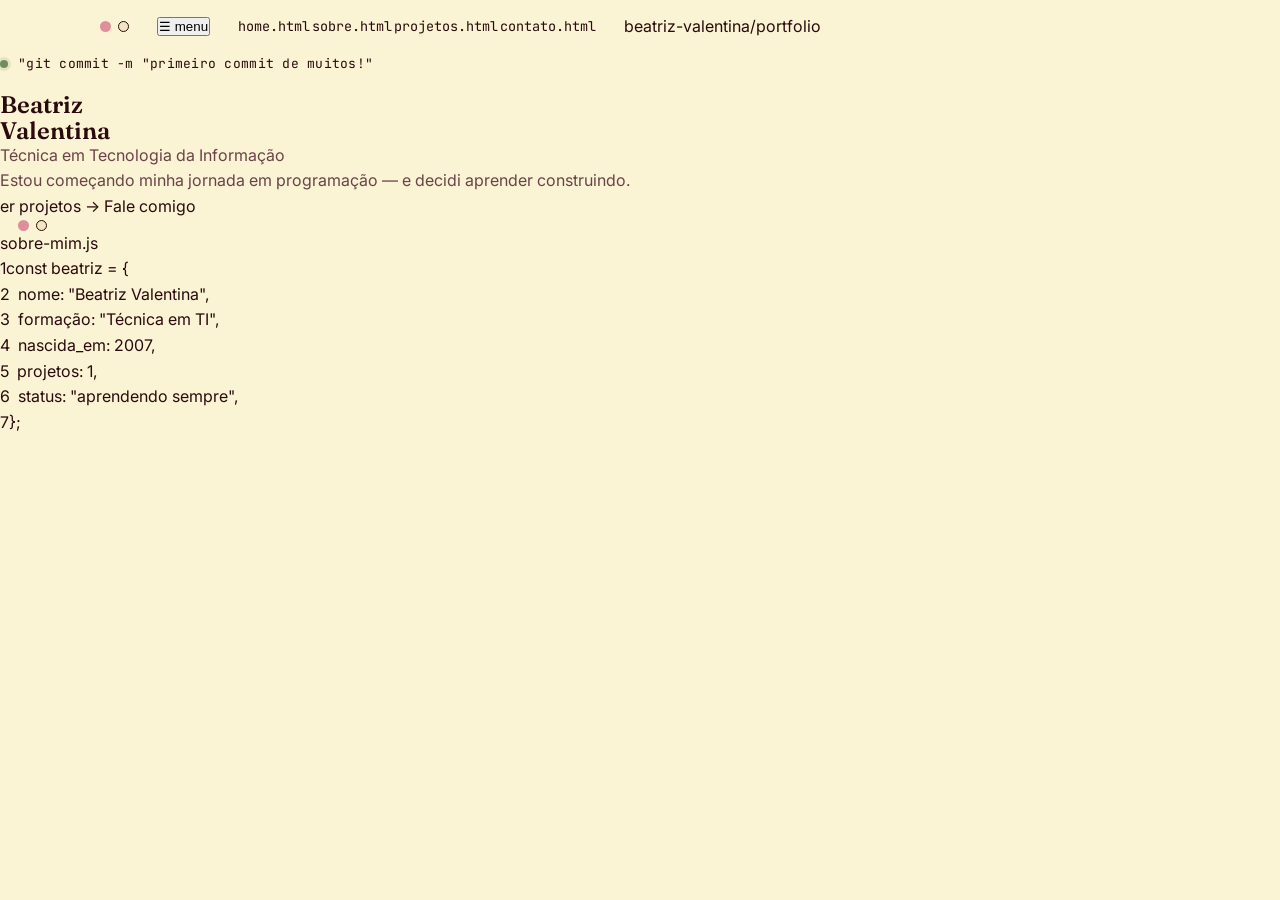
<file: index.html>
<!DOCTYPE html>
<html lang="pt-BR">
<head>
<meta charset="UTF-8">
<meta name="viewport" content="width=device-width, initial-scale=1.0">
<title>Beatriz Valentina — Portfólio</title>
<meta name="description" content="Portfólio de Beatriz Valentina, Técnica em Tecnologia da Informação. Primeiro projeto: este site, construído com HTML, CSS e JavaScript.">
<link rel="stylesheet" href="style.css">
</head>
<body>

<header class="editor-bar">
  <div class="editor-bar__inner">
    <div class="window-dots"><span></span><span></span><span></span></div>
    <button class="menu-toggle" aria-label="Abrir menu" aria-expanded="false">☰ menu</button>
    <nav class="tabs">
      <a href="index.html" class="active">home.html</a>
      <a href="sobre.html">sobre.html</a>
      <a href="projetos.html">projetos.html</a>
      <a href="contato.html">contato.html</a>
    </nav>
    <span class="editor-bar__brand">beatriz-valentina/portfolio</span>
  </div>
</header>

<main class="Wrap">
  <section class="hero">
    <div>
      <p class="eyebrow">"git commit -m "primeiro commit de muitos!"</p>
      <h1>Beatriz<br>Valentina</h1>
      <p class="role">Técnica em Tecnologia da Informação<span class="cursor"></span></p>
      <p class="desc">Estou começando minha jornada em programação — e decidi aprender construindo.</p>
      <div class="btn-row">
        <a href="projetos.html" class="btn btn--primary">er projetos →</a>
        <a href="contato.html" class="btn btn--ghost">Fale comigo</a>
      </div>
    </div>
    <div class="code-window">
      <div class="code-window__bar">
        <div class="window-dots"><span></span><span></span><span></span></div>
        <span class="code-window__filename">sobre-mim.js</span>
      </div>
      <div class="code-window__body" data-code-window>
        <div class="code-line"><span class="ln">1</span><span class="code"><span class="tok-punct">const</span> beatriz = {</span></div>
        <div class="code-line"><span class="ln">2</span><span class="code">&nbsp;&nbsp;<span class="tok-key">nome:</span> <span class="tok-str">"Beatriz Valentina"</span>,</span></div>
        <div class="code-line"><span class="ln">3</span><span class="code">&nbsp;&nbsp;<span class="tok-key">formação:</span> <span class="tok-str">"Técnica em TI"</span>,</span></div>
        <div class="code-line"><span class="ln">4</span><span class="code">&nbsp;&nbsp;<span class="tok-key">nascida_em:</span> <span class="tok-str">2007</span>,</span></div>
        <div class="code-line"><span class="ln">5</span><span class="code">&nbsp;&nbsp;<span class="tok-key">projetos:</span> <span class="tok-str">1</span>,</span></div>
        <div class="code-line"><span class="ln">6</span><span class="code">&nbsp;&nbsp;<span class="tok-key">status:</span> <span class="tok-str">"aprendendo sempre"</span>,</span></div>
        <div class="code-line"><span class="ln">7</span><span class="code">};</span></div>
      </div>
    </div>
  </section>
</main>
</file>
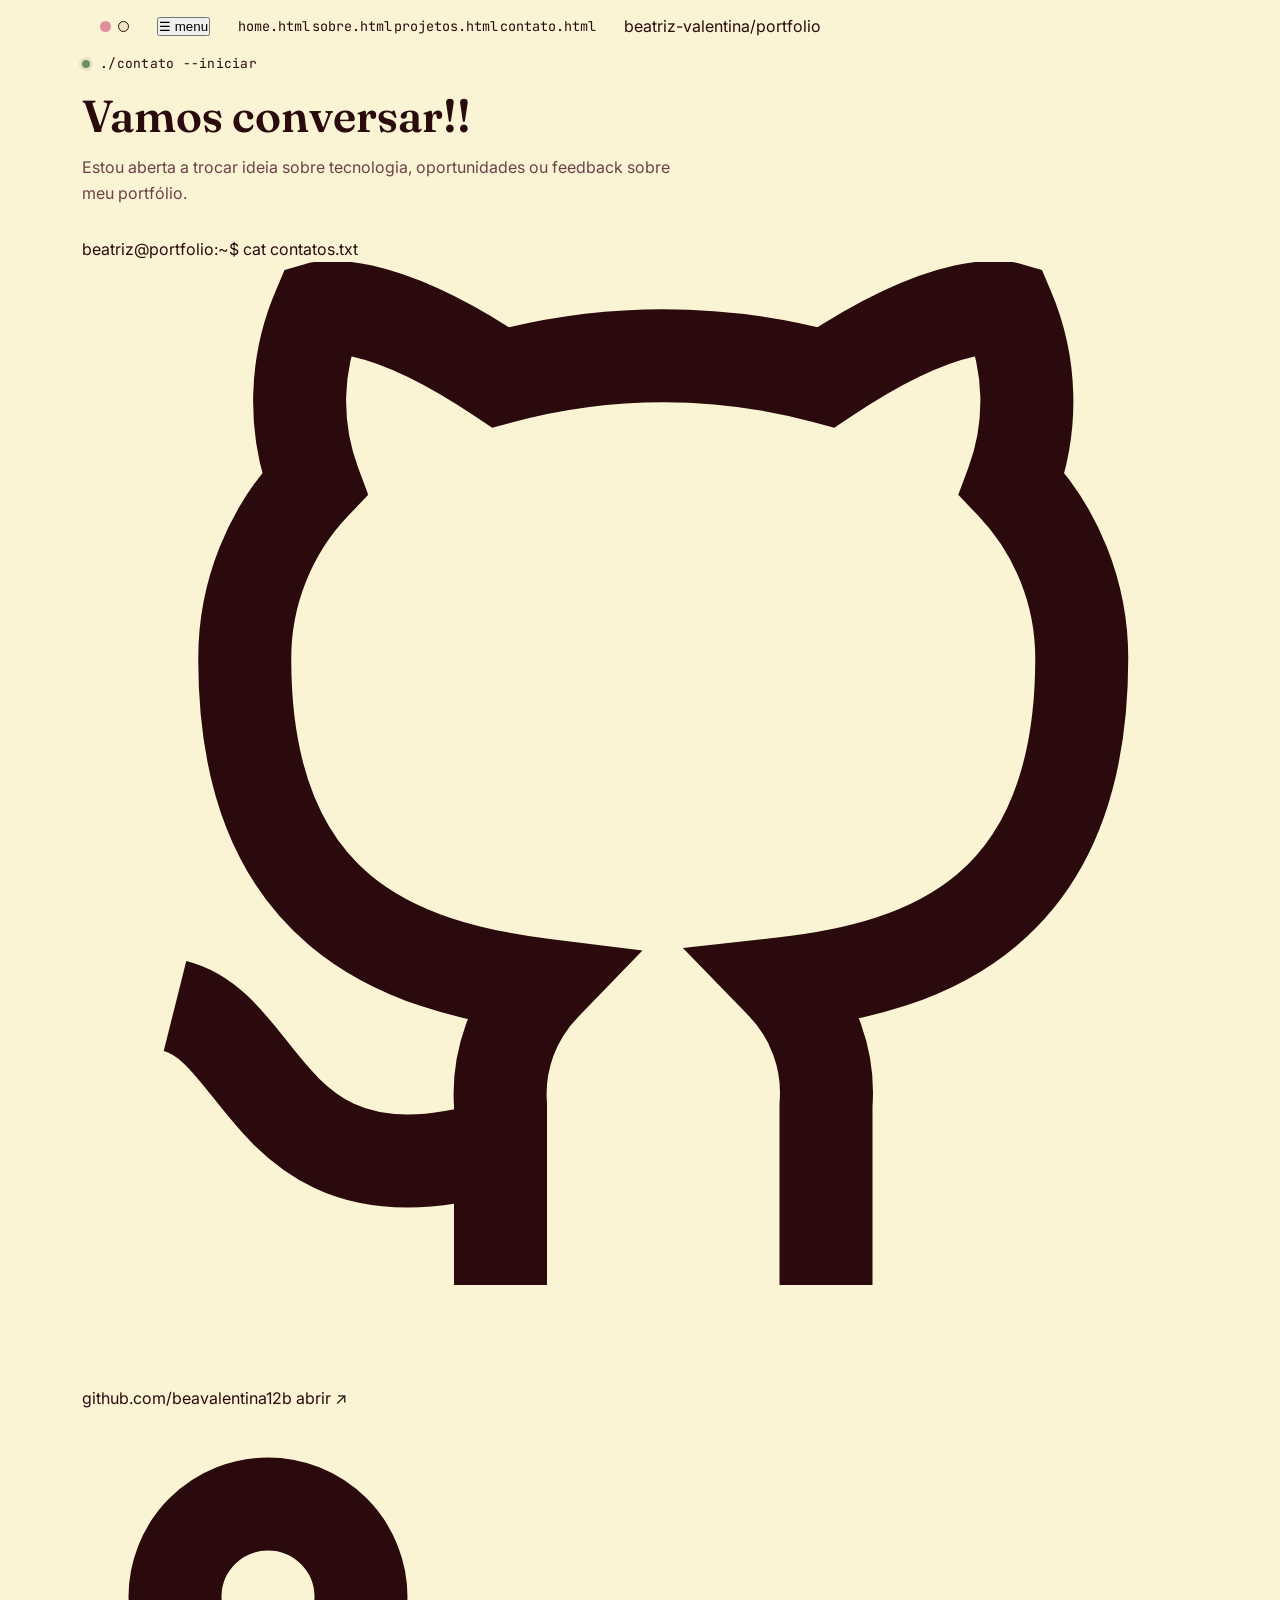
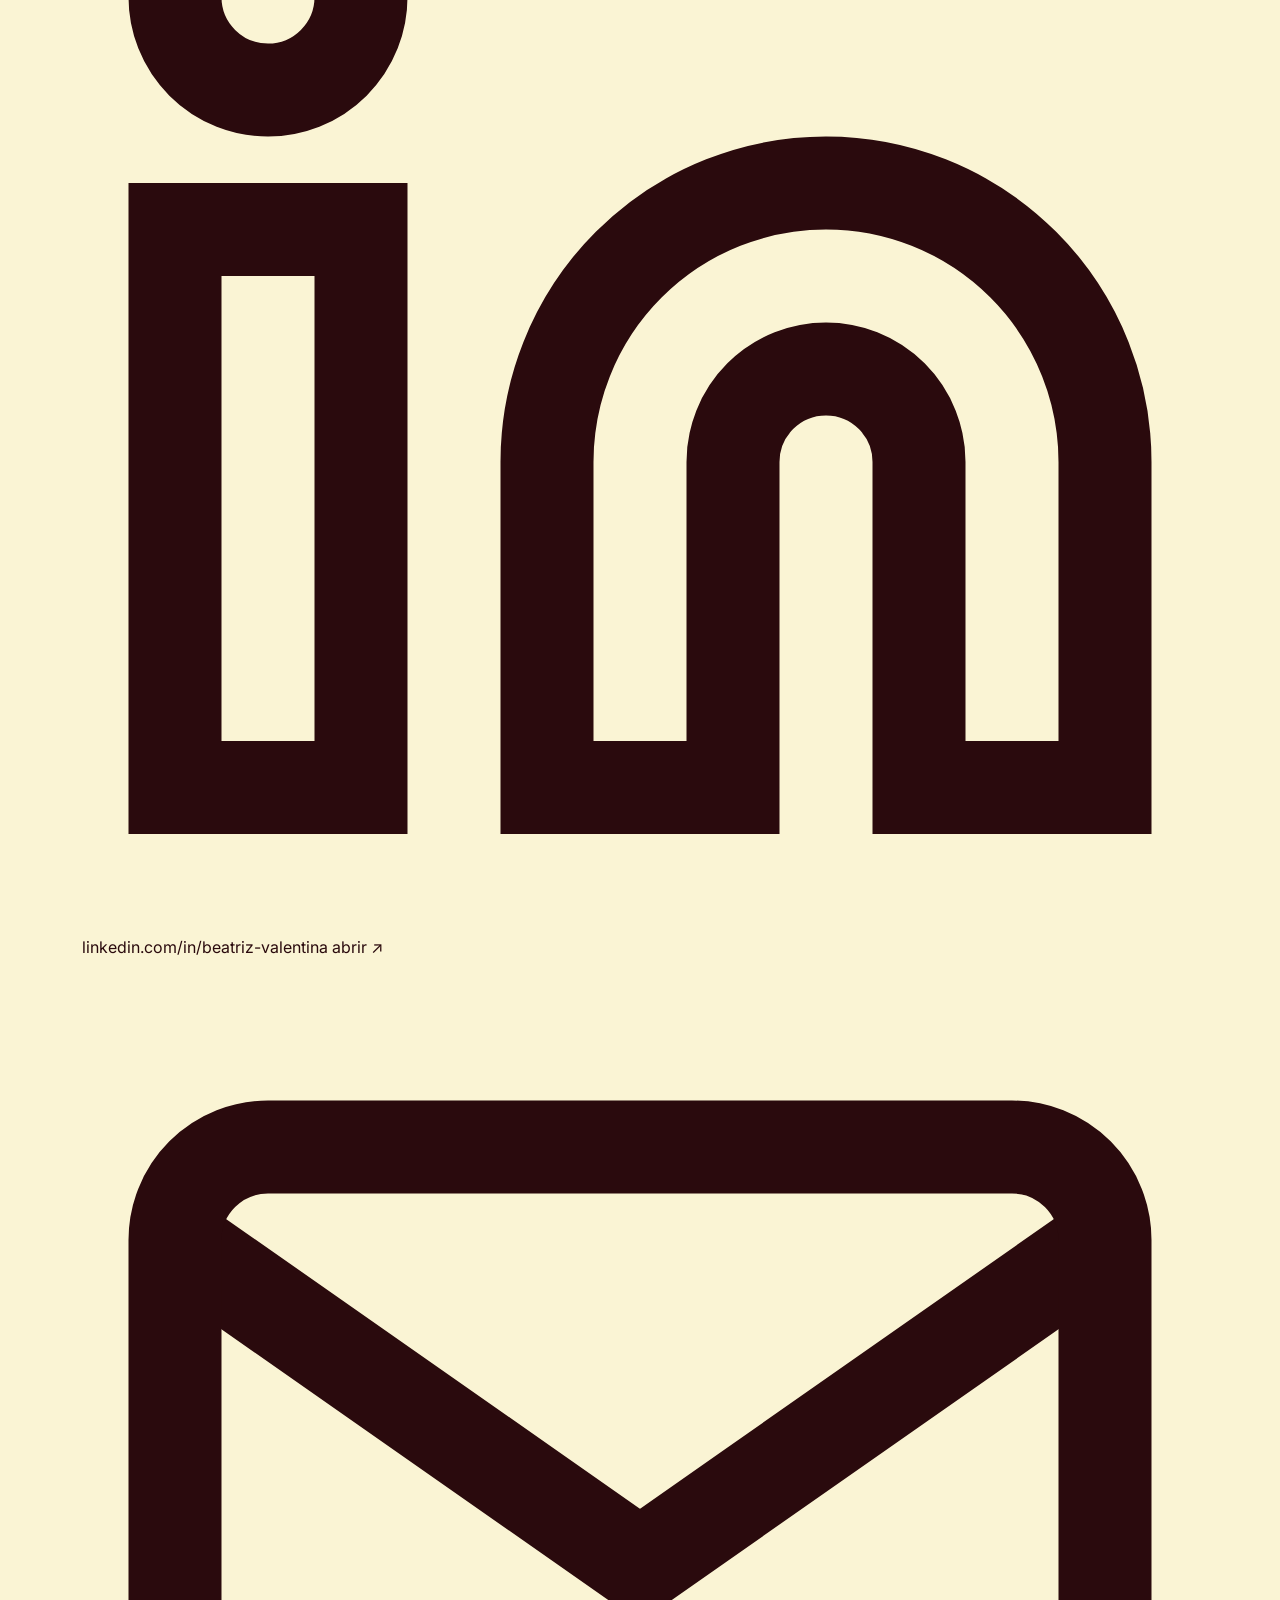
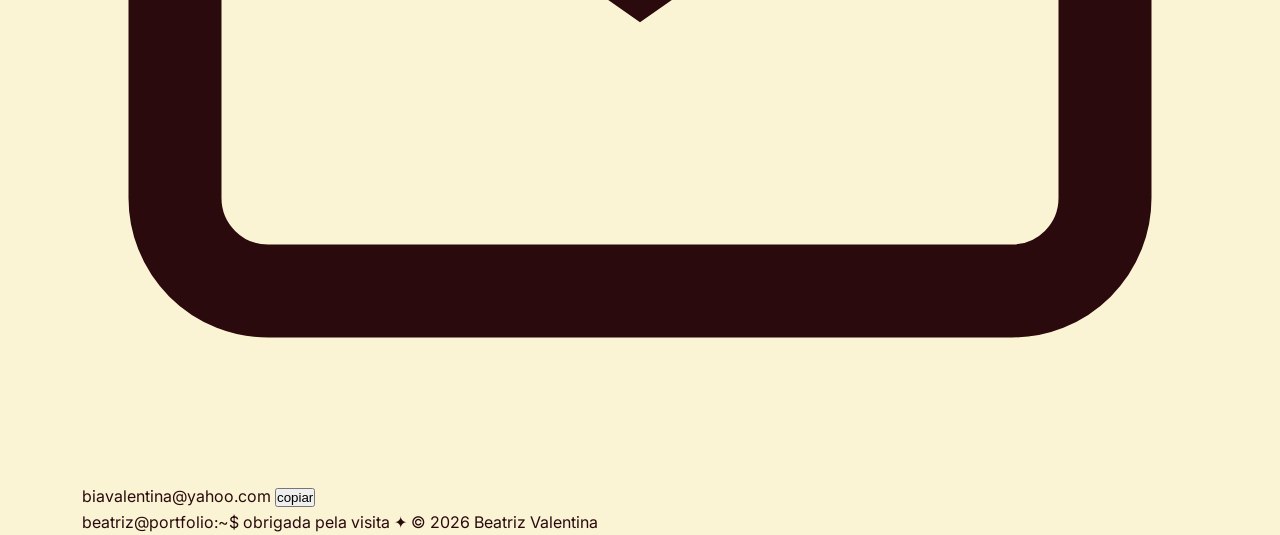
<file: contato.html>
<!DOCTYPE html>
<html lang="pt-BR">
<head>
<meta charset="UTF-8">
<meta name="viewport" content="width=device-width, initial-scale=1.0">
<title>Contato — Beatriz Valentina</title>
<meta name="description" content="Entre em contato com Beatriz Valentina.">
<link rel="stylesheet" href="style.css">
</head>
<body>

<header class="editor-bar">
  <div class="editor-bar__inner">
    <div class="window-dots"><span></span><span></span><span></span></div>
    <button class="menu-toggle" aria-label="Abrir menu" aria-expanded="false">☰ menu</button>
    <nav class="tabs">
      <a href="index.html">home.html</a>
      <a href="sobre.html">sobre.html</a>
      <a href="projetos.html">projetos.html</a>
      <a href="contato.html" class="active">contato.html</a>
    </nav>
    <span class="editor-bar__brand">beatriz-valentina/portfolio</span>
  </div>
</header>

<main class="wrap">

  <section style="padding-bottom: 20px;">
    <p class="eyebrow">./contato --iniciar</p>
    <h2>Vamos conversar!!</h2>
    <p class="desc" style="max-width: 60ch; margin-top: 16px;">Estou aberta a trocar ideia sobre tecnologia, oportunidades ou feedback sobre meu portfólio.</p>
  </section>

  <section style="padding-top: 10px;">
    <div class="contact-panel reveal">
      <div><span class="prompt">beatriz@portfolio</span>:~$ cat contatos.txt</div>

      <div class="contact-list">

        <div class="contact-row">
          <span class="label">
            <svg viewBox="0 0 24 24" fill="none" stroke="currentColor" stroke-width="2"><path d="M9 19c-5 1.5-5-2.5-7-3m14 6v-3.87a3.37 3.37 0 0 0-.94-2.61c3.14-.35 6.44-1.54 6.44-7A5.44 5.44 0 0 0 20 4.77 5.07 5.07 0 0 0 19.91 1S18.73.65 16 2.48a13.38 13.38 0 0 0-7 0C6.27.65 5.09 1 5.09 1A5.07 5.07 0 0 0 5 4.77a5.44 5.44 0 0 0-1.5 3.78c0 5.42 3.3 6.61 6.44 7A3.37 3.37 0 0 0 9 18.13V22"/></svg>
            github.com/beavalentina12b
          </span>
          <a href="https://github.com/beavalentina12b" target="_blank" rel="noopener" class="copy-btn" style="text-decoration:none; display:inline-block;">abrir ↗</a>
        </div>

        <div class="contact-row">
          <span class="label">
            <svg viewBox="0 0 24 24" fill="none" stroke="currentColor" stroke-width="2"><path d="M16 8a6 6 0 0 1 6 6v7h-4v-7a2 2 0 0 0-2-2 2 2 0 0 0-2 2v7h-4v-7a6 6 0 0 1 6-6z"/><rect x="2" y="9" width="4" height="12"/><circle cx="4" cy="4" r="2"/></svg>
            linkedin.com/in/beatriz-valentina
          </span>
          <a href="https://www.linkedin.com/in/beatriz-valentina-4bb136358/" target="_blank" rel="noopener" class="copy-btn" style="text-decoration:none; display:inline-block;">abrir ↗</a>
        </div>

        <div class="contact-row">
          <span class="label">
            <svg viewBox="0 0 24 24" fill="none" stroke="currentColor" stroke-width="2"><path d="M4 4h16v16H4z" opacity="0"/><path d="M22 6l-10 7L2 6"/><rect x="2" y="4" width="20" height="16" rx="2"/></svg>
            biavalentina@yahoo.com
          </span>
          <button class="copy-btn" data-copy="biavalentina@yahoo.com">copiar</button>
        </div>

      </div>
    </div>
  </section>

</main>

<footer class="wrap">
  <span><span class="prompt">beatriz@portfolio</span>:~$ obrigada pela visita ✦</span>
  <span>© 2026 Beatriz Valentina</span>
</footer>

<script src="script.js"></script>
</body>
</html>
</file>
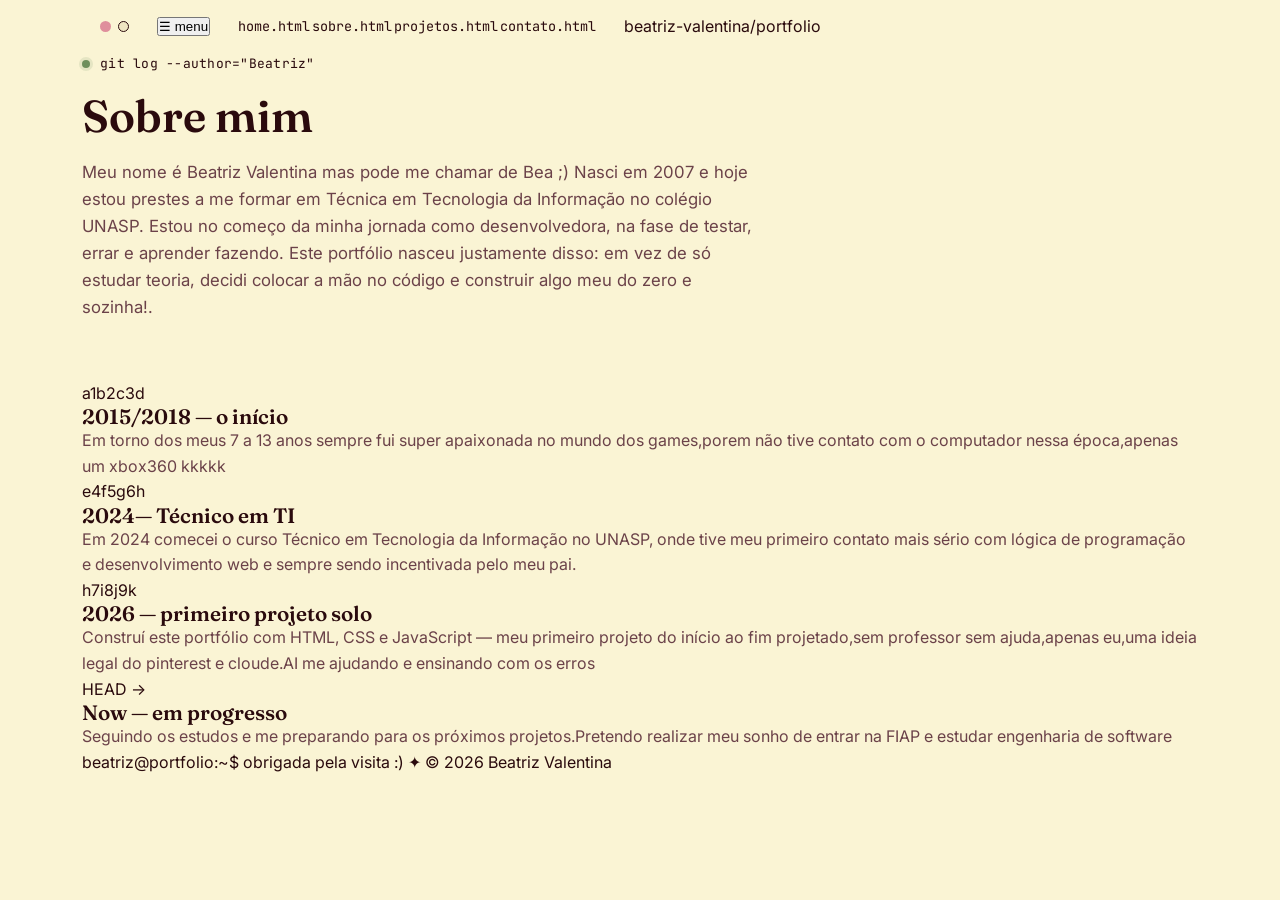
<file: sobre.html>
<!DOCTYPE html>
<html lang="pt-BR">
<head>
<meta charset="UTF-8">
<meta name="viewport" content="width=device-width, initial-scale=1.0">
<title>Sobre — Beatriz Valentina</title>
<meta name="description" content="Sobre Beatriz Valentina, Técnica em Tecnologia da Informação em início de carreira na programação.">
<link rel="stylesheet" href="style.css">
</head>
<body>

<header class="editor-bar">
  <div class="editor-bar__inner">
    <div class="window-dots"><span></span><span></span><span></span></div>
    <button class="menu-toggle" aria-label="Abrir menu" aria-expanded="false">☰ menu</button>
    <nav class="tabs">
      <a href="index.html">home.html</a>
      <a href="sobre.html" class="active">sobre.html</a>
      <a href="projetos.html">projetos.html</a>
      <a href="contato.html">contato.html</a>
    </nav>
    <span class="editor-bar__brand">beatriz-valentina/portfolio</span>
  </div>
</header>
<main class="wrap">

  <section style="padding-bottom: 40px;">
    <p class="eyebrow">git log --author="Beatriz"</p>
    <h2>Sobre mim</h2>
    <p class="desc" style="max-width: 62ch; margin-top: 20px; font-size: 1.05rem;">
      Meu nome é Beatriz Valentina mas pode me chamar de Bea ;) Nasci em 2007 e hoje estou prestes a me formar em Técnica em Tecnologia da Informação no colégio UNASP. Estou no começo da minha jornada como
      desenvolvedora, na fase de testar, errar e aprender fazendo. Este portfólio nasceu justamente
      disso: em vez de só estudar teoria, decidi colocar a mão no código e construir algo meu do zero e sozinha!.
       </p>
  </section>

  <section style="padding-top: 20px;">
    <div class="gitlog">

      <div class="gitlog__item reveal">
        <span class="gitlog__hash">a1b2c3d</span>
        <h3>2015/2018 — o início</h3>
        <p>Em torno dos meus 7 a 13 anos sempre fui super apaixonada no mundo dos games,porem não tive contato com o computador nessa época,apenas um xbox360 kkkkk</p>
      </div>

      <div class="gitlog__item reveal">
        <span class="gitlog__hash">e4f5g6h</span>
        <h3>2024— Técnico em TI </h3>
        <p>Em 2024 comecei o curso Técnico em Tecnologia da Informação no UNASP, onde tive meu primeiro contato mais sério com lógica de programação e desenvolvimento web e sempre sendo incentivada pelo meu pai.</p>
      </div>

      <div class="gitlog__item reveal">
        <span class="gitlog__hash">h7i8j9k</span>
        <h3>2026 — primeiro projeto solo</h3>
        <p>Construí este portfólio com HTML, CSS e JavaScript — meu primeiro projeto do início ao fim projetado,sem professor sem ajuda,apenas eu,uma ideia legal do pinterest e cloude.AI me ajudando e ensinando com os erros</p>
      </div>

      <div class="gitlog__item reveal">
        <span class="gitlog__hash">HEAD →</span>
        <h3>Now — em progresso</h3>
        <p>Seguindo os estudos e me preparando para os próximos projetos.Pretendo realizar meu sonho de entrar na FIAP e estudar engenharia de software</p>
      </div>

    </div>
  </section>

</main>

<footer class="wrap">
  <span><span class="prompt">beatriz@portfolio</span>:~$ obrigada pela visita :) ✦</span>
  <span>© 2026 Beatriz Valentina</span>
</footer>

<script src="script.js"></script>
</body>
</html>
</file>
<file: style.css>
@import url('https://fonts.googleapis.com/css2?family=Fraunces:opsz,wght@9..144,300;9..144,500;9..144,600;9..144,700;9..144,900&family=Inter:wght@400;500;600;700&family=JetBrains+Mono:wght@400;500;700&display=swap');

:root {
    --rose: #DF8F9C;
    --rose-soft: #F3D9DF;
    --cream: #FAF4D4;
    --cream-deep: #F0E6C2;
    --ink: #2A0A0D;
    --ink-soft: #6B4249;
    --green-dot: #6E8F5C;

    --font-display: 'Fraunces', serif;
    --font-body: 'Inter', sans-serif;
    --font-mono: 'JetBrains Mono', monospace;
    

    --max-w: 1180px;
    --radius: 2px;
    --border: 2px solid var (var(--ink));

}

* {margin: 0; padding: 0; box-sizing: border-box; }

html {scroll-behavior: auto; }
@media (prefers-reduced-motion: reduce){
*, *::before, *::after {
    animation-duration: 0.01ms ;
    animation-iteration-count: 1;
    transition-duration: 0.01;
    scroll-behavior: auto;

  }
}

body {
  background: var(--cream);
  color: var(--ink);
  font-family: var(--font-body);
  font-size: 16px;
  line-height: 1.6;
  overflow-x: hidden;
}
 
a { color: inherit; text-decoration: none; }
 
img { max-width: 100%; display: block; }
 
::selection { background: var(--wine); color: var(--cream); }
 
:focus-visible {
  outline: 3px solid var(--wine);
  outline-offset: 3px;
}
 
.wrap {
  max-width: var(--max-w);
  margin: 0 auto;
  padding: 0 32px;
}
 
.eyebrow {
  font-family: var(--font-mono);
  font-size: 13px;
  letter-spacing: 0.02em;
  color: var(--wine);
  display: flex;
  align-items: center;
  gap: 10px;
  margin-bottom: 18px;
}
 .eyebrow::before {
  content: '';
  width: 8px;
  height: 8px;
  border-radius: 50%;
  background: var(--green-dot);
  box-shadow: 0 0 0 3px rgba(110,143,92,0.15);
}
 
h1, h2, h3 {
  font-family: var(--font-display);
  color: var(--ink);
  line-height: 1.05;
  font-weight: 600;
}
 
h2 { font-size: clamp(2rem, 4vw, 2.8rem); font-weight: 600; }
h3 { font-size: 1.3rem; font-weight: 600; }
 
p { color: var(--ink-soft); }
 
/* =========================================================
   TOP BAR — janela de "editor" com abas de arquivo
   ========================================================= */
 
.editor-bar {
  position: sticky;
  top: 0;
  z-index: 100;
  background: var(--cream);
  border-bottom: var(--border);
}
 
.editor-bar__inner {
  max-width: var(--max-w);
  margin: 0 auto;
  padding: 14px 32px;
  display: flex;
  align-items: center;
  gap: 28px;
}
 
.window-dots {
  display: flex;
  gap: 7px;
  flex-shrink: 0;
}
 
.window-dots span {
  width: 11px;
  height: 11px;
  border-radius: 50%;
  display: inline-block;
}
.window-dots span:nth-child(1) { background: var(--wine); }
.window-dots span:nth-child(2) { background: var(--rose); }
.window-dots span:nth-child(3) { background: var(--cream-deep); border: 1.5px solid var(--ink); }
 
.tabs {
  display: flex;
  gap: 2px;
  flex-wrap: wrap;
  font-family: var(--font-mono);
  font-size: 13.5px;
}
</file>
